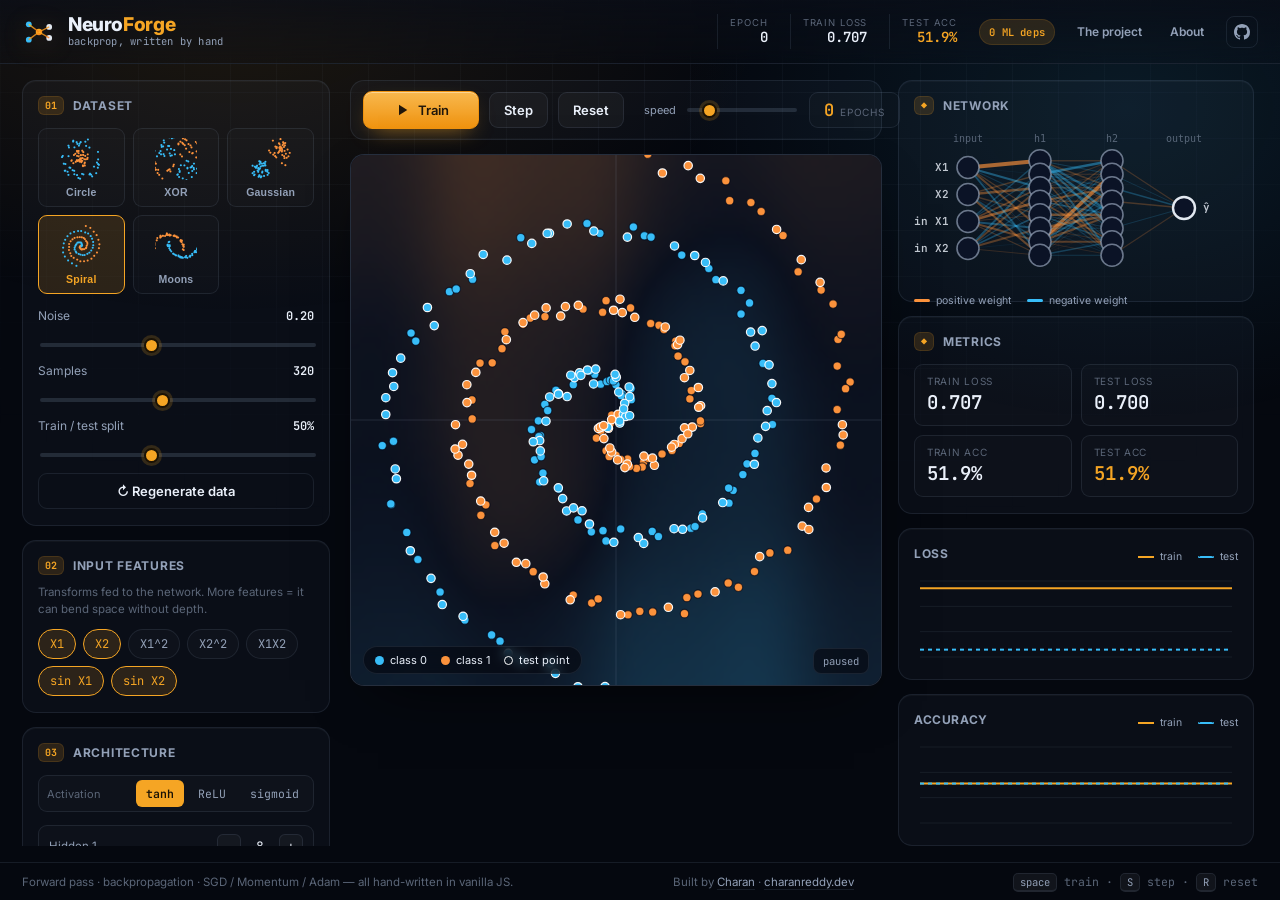
<file: index.html>
<!DOCTYPE html>
<html lang="en">
<head>
  <meta charset="UTF-8" />
  <meta name="viewport" content="width=device-width, initial-scale=1.0" />
  <title>NeuroForge · watch a neural network learn</title>
  <meta name="description" content="An interactive neural-network playground with a backpropagation engine written from scratch in vanilla JavaScript — no TensorFlow, no autograd, no dependencies." />
  <meta name="author" content="Chanda Charan Reddy" />
  <meta name="keywords" content="neural network, backpropagation, machine learning, visualization, vanilla javascript, deep learning, playground" />
  <meta name="theme-color" content="#05080f" />
  <link rel="canonical" href="https://neuroforge-charan.vercel.app/" />

  <!-- Open Graph -->
  <meta property="og:type" content="website" />
  <meta property="og:site_name" content="NeuroForge" />
  <meta property="og:title" content="NeuroForge · watch a neural network learn" />
  <meta property="og:description" content="Build a net, drop it on a dataset, hit Train, and watch backprop bend the decision boundary in real time. The whole learning engine is hand-written in vanilla JS." />
  <meta property="og:url" content="https://neuroforge-charan.vercel.app/" />
  <meta property="og:image" content="https://neuroforge-charan.vercel.app/og.png" />
  <meta property="og:image:width" content="1200" />
  <meta property="og:image:height" content="630" />
  <meta property="og:image:alt" content="NeuroForge — an interactive, from-scratch neural network playground" />

  <!-- Twitter -->
  <meta name="twitter:card" content="summary_large_image" />
  <meta name="twitter:title" content="NeuroForge · watch a neural network learn" />
  <meta name="twitter:description" content="Build a net, drop it on a dataset, hit Train, and watch backprop bend the decision boundary in real time. Hand-written in vanilla JS." />
  <meta name="twitter:image" content="https://neuroforge-charan.vercel.app/og.png" />

  <link rel="icon" href="favicon.svg" type="image/svg+xml" />
  <link rel="apple-touch-icon" href="favicon.svg" />
  <link rel="preconnect" href="https://fonts.googleapis.com" />
  <link rel="preconnect" href="https://fonts.gstatic.com" crossorigin />
  <link href="https://fonts.googleapis.com/css2?family=Inter:wght@400;500;600;700;800&family=JetBrains+Mono:wght@400;500;600&display=swap" rel="stylesheet" />
  <link rel="stylesheet" href="styles.css" />
</head>
<body>
  <div class="bg-grid" aria-hidden="true"></div>
  <div class="bg-glow" aria-hidden="true"></div>

  <header class="app-header">
    <div class="brand">
      <svg class="brand-mark" viewBox="0 0 40 40" width="34" height="34" aria-hidden="true">
        <defs>
          <linearGradient id="g1" x1="0" y1="0" x2="1" y2="1">
            <stop offset="0" stop-color="#fbbf24"/><stop offset="1" stop-color="#f97316"/>
          </linearGradient>
        </defs>
        <circle cx="8" cy="11" r="3.4" fill="#38bdf8"/>
        <circle cx="8" cy="29" r="3.4" fill="#38bdf8"/>
        <circle cx="20" cy="20" r="3.8" fill="url(#g1)"/>
        <circle cx="32" cy="14" r="3.4" fill="#e2e8f0"/>
        <circle cx="32" cy="27" r="3.4" fill="#e2e8f0"/>
        <g stroke="url(#g1)" stroke-width="1.6" opacity="0.85">
          <line x1="8" y1="11" x2="20" y2="20"/><line x1="8" y1="29" x2="20" y2="20"/>
          <line x1="20" y1="20" x2="32" y2="14"/><line x1="20" y1="20" x2="32" y2="27"/>
        </g>
      </svg>
      <div class="brand-text">
        <span class="brand-name">Neuro<span>Forge</span></span>
        <span class="brand-tag">backprop, written by hand</span>
      </div>
    </div>

    <div class="header-status">
      <div class="stat"><span class="stat-k">epoch</span><span class="stat-v" id="hEpoch">0</span></div>
      <div class="stat"><span class="stat-k">train loss</span><span class="stat-v" id="hLoss">—</span></div>
      <div class="stat"><span class="stat-k">test acc</span><span class="stat-v accent" id="hAcc">—</span></div>
      <span class="badge" title="No TensorFlow, no autograd — the forward pass, gradients and optimizers are all hand-written.">0 ML deps</span>
      <nav class="hnav" aria-label="Site">
        <a class="navlink" href="about-project.html">The&nbsp;project</a>
        <a class="navlink" href="about.html">About</a>
      </nav>
      <a class="ghbtn" id="ghLink" href="https://github.com/charanreddy-27/neuroforge" target="_blank" rel="noopener" title="Source on GitHub" aria-label="Source on GitHub">
        <svg viewBox="0 0 16 16" width="16" height="16" fill="currentColor" aria-hidden="true"><path d="M8 0C3.58 0 0 3.58 0 8c0 3.54 2.29 6.53 5.47 7.59.4.07.55-.17.55-.38 0-.19-.01-.82-.01-1.49-2.01.37-2.53-.49-2.69-.94-.09-.23-.48-.94-.82-1.13-.28-.15-.68-.52-.01-.53.63-.01 1.08.58 1.23.82.72 1.21 1.87.87 2.33.66.07-.52.28-.87.51-1.07-1.78-.2-3.64-.89-3.64-3.95 0-.87.31-1.59.82-2.15-.08-.2-.36-1.02.08-2.12 0 0 .67-.21 2.2.82.64-.18 1.32-.27 2-.27.68 0 1.36.09 2 .27 1.53-1.04 2.2-.82 2.2-.82.44 1.1.16 1.92.08 2.12.51.56.82 1.27.82 2.15 0 3.07-1.87 3.75-3.65 3.95.29.25.54.73.54 1.48 0 1.07-.01 1.93-.01 2.2 0 .21.15.46.55.38A8.01 8.01 0 0016 8c0-4.42-3.58-8-8-8z"/></svg>
      </a>
    </div>
  </header>

  <main class="layout">
    <!-- LEFT: controls -->
    <aside class="rail" id="rail">
      <section class="panel">
        <h2 class="panel-title"><span class="idx">01</span> Dataset</h2>
        <div class="dataset-grid" id="datasetGrid"></div>
        <label class="ctl">
          <span class="ctl-row"><span>Noise</span><b id="noiseVal" class="mono">0.20</b></span>
          <input type="range" id="noise" min="0" max="0.5" step="0.01" value="0.2" />
        </label>
        <label class="ctl">
          <span class="ctl-row"><span>Samples</span><b id="samplesVal" class="mono">320</b></span>
          <input type="range" id="samples" min="100" max="600" step="20" value="320" />
        </label>
        <label class="ctl">
          <span class="ctl-row"><span>Train / test split</span><b id="splitVal" class="mono">50%</b></span>
          <input type="range" id="split" min="0.3" max="0.8" step="0.05" value="0.5" />
        </label>
        <button class="btn ghost full" id="regen">↻ Regenerate data</button>
      </section>

      <section class="panel">
        <h2 class="panel-title"><span class="idx">02</span> Input features</h2>
        <p class="hint">Transforms fed to the network. More features = it can bend space without depth.</p>
        <div class="chips" id="featureChips"></div>
      </section>

      <section class="panel">
        <h2 class="panel-title"><span class="idx">03</span> Architecture</h2>
        <div class="seg" id="activation" data-value="tanh">
          <span class="seg-label">Activation</span>
          <button data-v="tanh">tanh</button>
          <button data-v="relu">ReLU</button>
          <button data-v="sigmoid">sigmoid</button>
        </div>
        <div class="layers" id="layers"></div>
        <div class="layer-actions">
          <button class="btn ghost" id="addLayer">+ layer</button>
          <button class="btn ghost" id="rmLayer">− layer</button>
          <span class="paramcount mono" id="paramCount">0 params</span>
        </div>
      </section>

      <section class="panel">
        <h2 class="panel-title"><span class="idx">04</span> Optimization</h2>
        <div class="seg" id="optimizer" data-value="adam">
          <span class="seg-label">Optimizer</span>
          <button data-v="sgd">SGD</button>
          <button data-v="momentum">Momentum</button>
          <button data-v="adam">Adam</button>
        </div>
        <div class="field">
          <label for="lr">Learning rate</label>
          <select id="lr" class="mono">
            <option>0.001</option><option>0.003</option><option>0.01</option>
            <option selected>0.03</option><option>0.1</option><option>0.3</option>
          </select>
        </div>
        <div class="field">
          <label for="batch">Batch size</label>
          <select id="batch" class="mono">
            <option>8</option><option selected>16</option><option>32</option><option value="0">full</option>
          </select>
        </div>
        <div class="field">
          <label for="l2">L2 regularization</label>
          <select id="l2" class="mono">
            <option value="0" selected>0</option><option value="0.001">0.001</option>
            <option value="0.003">0.003</option><option value="0.01">0.01</option><option value="0.03">0.03</option>
          </select>
        </div>
      </section>

      <section class="panel">
        <h2 class="panel-title"><span class="idx">05</span> Presets</h2>
        <div class="presets" id="presets"></div>
        <div class="layer-actions" style="margin-top:10px">
          <button class="btn ghost" id="exportBtn">⤓ Export model</button>
          <button class="btn ghost" id="resetWeights">Reset weights</button>
        </div>
      </section>
    </aside>

    <!-- CENTER: the stage -->
    <section class="stage">
      <div class="stage-toolbar">
        <button class="btn primary play" id="play">
          <svg class="ic-play" viewBox="0 0 24 24" width="18" height="18" fill="currentColor"><path d="M8 5v14l11-7z"/></svg>
          <svg class="ic-pause" viewBox="0 0 24 24" width="18" height="18" fill="currentColor"><path d="M6 5h4v14H6zM14 5h4v14h-4z"/></svg>
          <span id="playLabel">Train</span>
        </button>
        <button class="btn" id="step" title="Run a single epoch (S)">Step</button>
        <button class="btn" id="reset" title="Reset weights & data (R)">Reset</button>
        <div class="spacer"></div>
        <label class="speed">
          <span>speed</span>
          <input type="range" id="speed" min="1" max="20" step="1" value="4" />
        </label>
        <div class="epochpill"><span class="mono" id="epochBig">0</span><small>epochs</small></div>
      </div>

      <div class="board">
        <canvas id="boundary" role="img" aria-label="Decision boundary heatmap. A diverging cyan-to-amber field shows the network's prediction across the input plane, with training and test data points scattered on top."></canvas>
        <div class="legend">
          <span><i class="dot c0"></i>class 0</span>
          <span><i class="dot c1"></i>class 1</span>
          <span><i class="ring"></i>test point</span>
        </div>
        <div class="eps mono" id="eps"></div>
      </div>
    </section>

    <!-- RIGHT: inspector -->
    <aside class="inspector">
      <section class="panel grow">
        <h2 class="panel-title"><span class="idx">◆</span> Network</h2>
        <div class="netwrap"><canvas id="network" role="img" aria-label="Live network diagram. Each connection is coloured by the sign of its weight and thickened by magnitude, so the network is seen reorganising itself as it trains."></canvas></div>
        <div class="legend small">
          <span><i class="dash warm"></i>positive weight</span>
          <span><i class="dash cool"></i>negative weight</span>
        </div>
      </section>

      <section class="panel">
        <h2 class="panel-title"><span class="idx">◆</span> Metrics</h2>
        <div class="metrics">
          <div class="metric"><span class="m-k">train loss</span><span class="m-v mono" id="mTrainLoss">—</span></div>
          <div class="metric"><span class="m-k">test loss</span><span class="m-v mono" id="mTestLoss">—</span></div>
          <div class="metric"><span class="m-k">train acc</span><span class="m-v mono" id="mTrainAcc">—</span></div>
          <div class="metric"><span class="m-k">test acc</span><span class="m-v mono accent" id="mTestAcc">—</span></div>
        </div>
      </section>

      <section class="panel">
        <div class="chart-head"><h3>Loss</h3><div class="legend small"><span><i class="line solid"></i>train</span><span><i class="line dash"></i>test</span></div></div>
        <div class="chartwrap"><canvas id="lossChart" role="img" aria-label="Live loss chart: training loss (solid) versus test loss (dashed) over epochs."></canvas></div>
      </section>

      <section class="panel">
        <div class="chart-head"><h3>Accuracy</h3><div class="legend small"><span><i class="line solid"></i>train</span><span><i class="line dash"></i>test</span></div></div>
        <div class="chartwrap"><canvas id="accChart" role="img" aria-label="Live accuracy chart: training accuracy (solid) versus test accuracy (dashed) over epochs."></canvas></div>
      </section>
    </aside>
  </main>

  <footer class="app-footer">
    <span>Forward pass · backpropagation · SGD / Momentum / Adam — all hand-written in vanilla JS.</span>
    <span class="footer-by">Built by <a href="about.html">Charan</a> · <a href="https://www.charanreddy.dev" target="_blank" rel="noopener">charanreddy.dev</a></span>
    <span class="kbd-hints"><kbd>space</kbd> train · <kbd>S</kbd> step · <kbd>R</kbd> reset</span>
  </footer>

  <!-- engine + viz (classic scripts so it runs from file:// without a build step) -->
  <script src="src/nn.js"></script>
  <script src="src/datasets.js"></script>
  <script src="src/boundary.js"></script>
  <script src="src/network-viz.js"></script>
  <script src="src/charts.js"></script>
  <script src="src/app.js"></script>
</body>
</html>
</file>
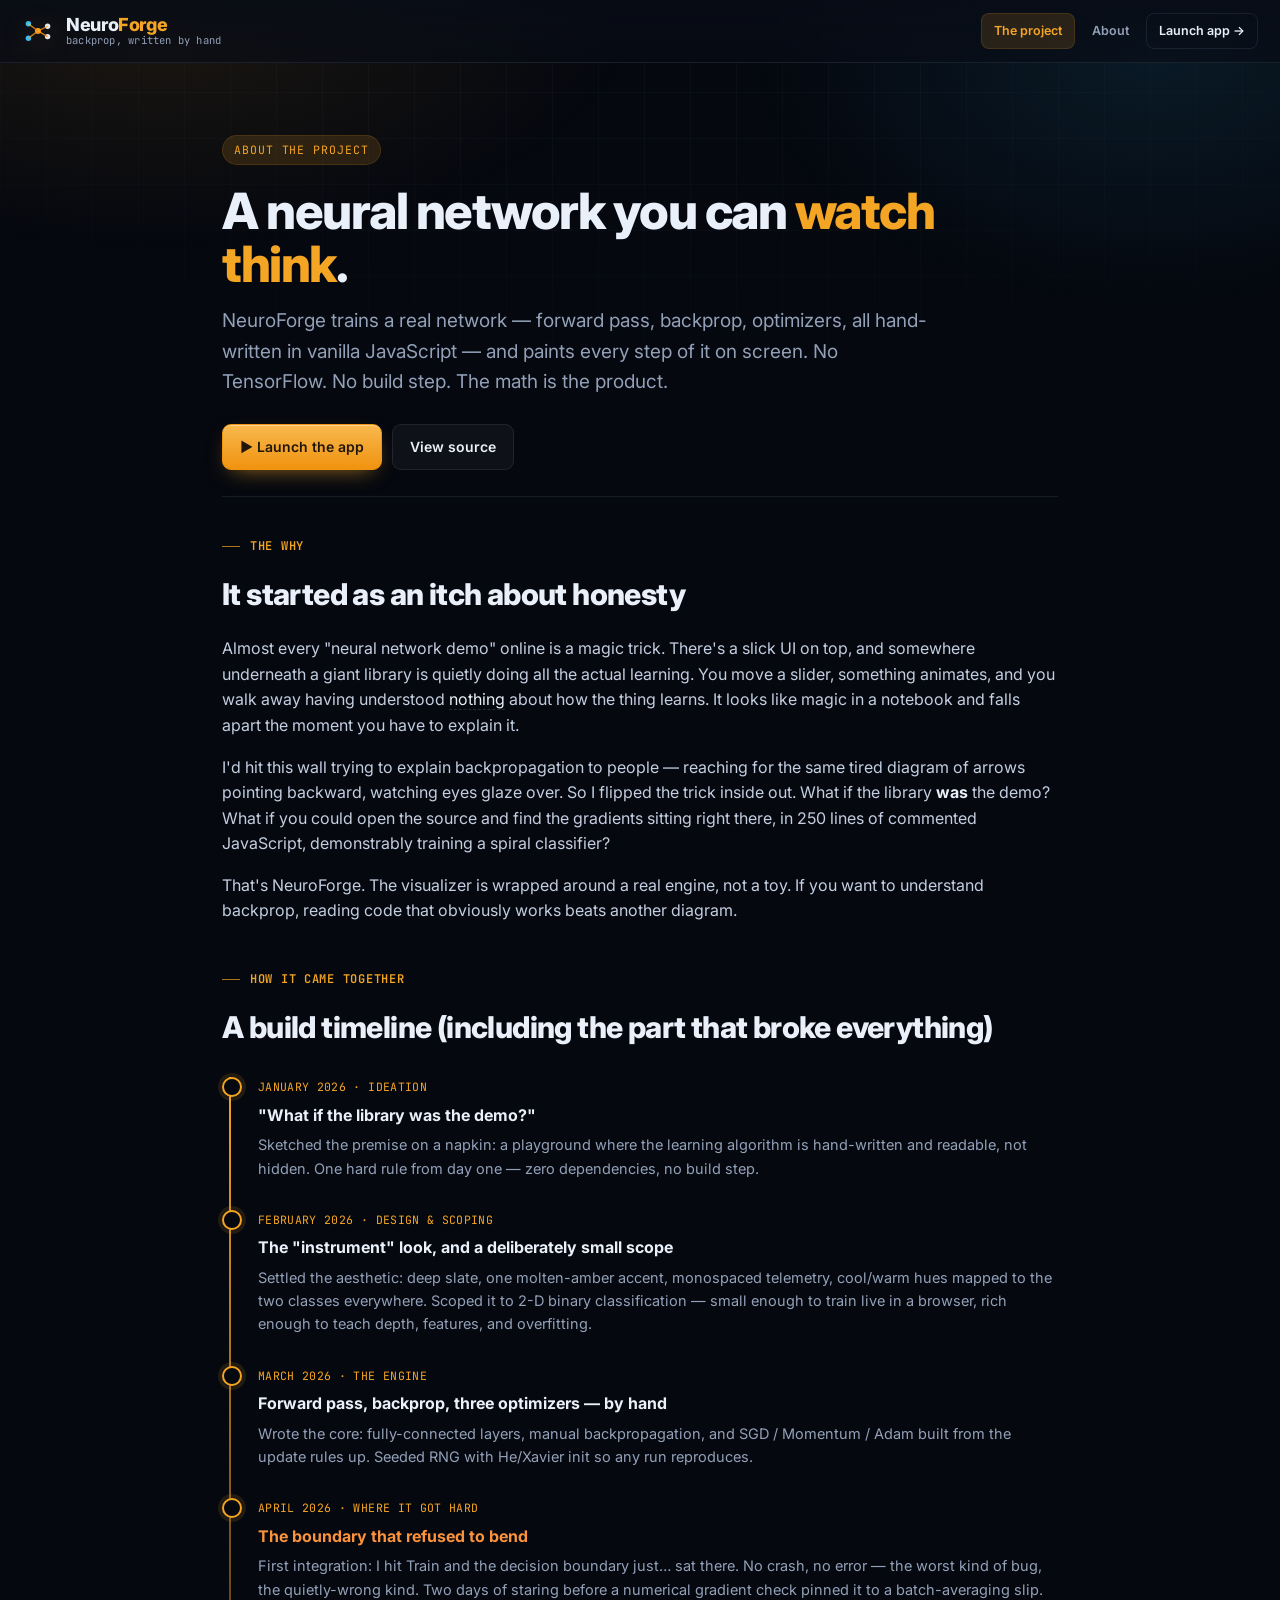
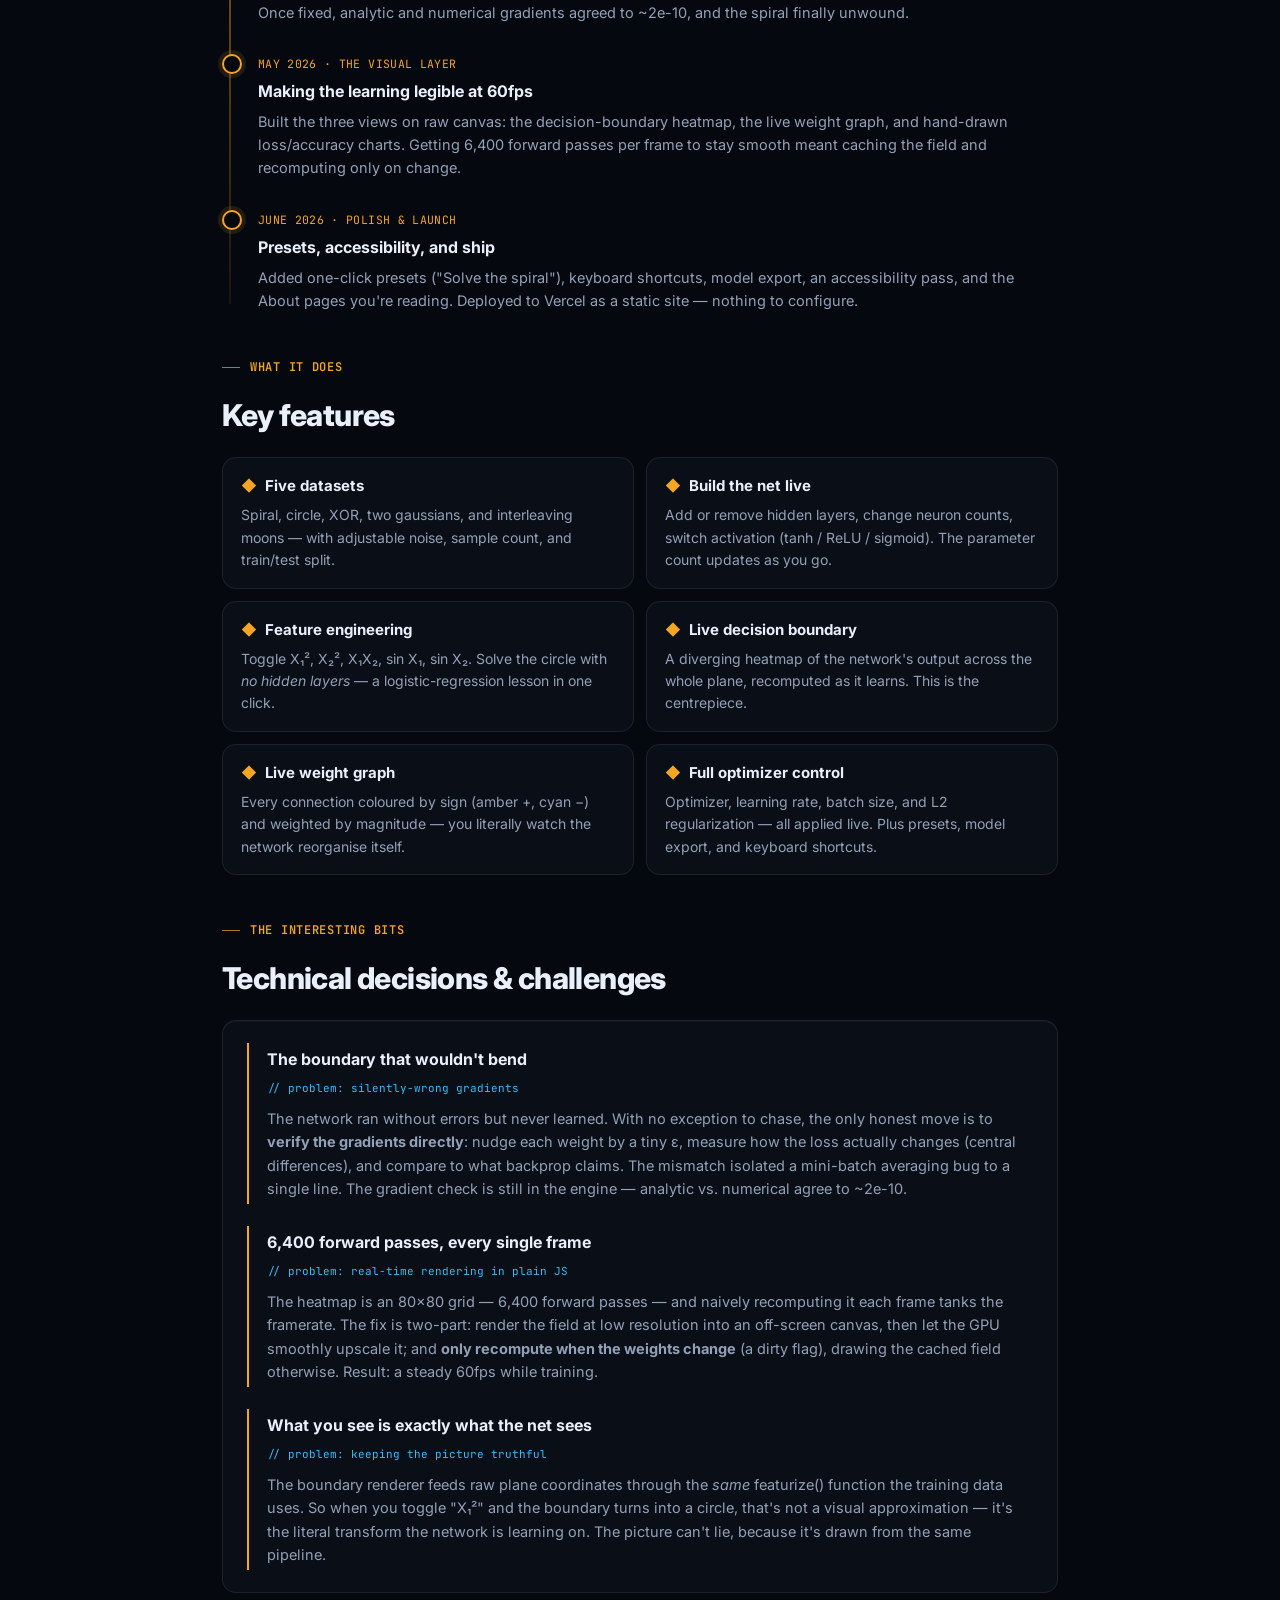
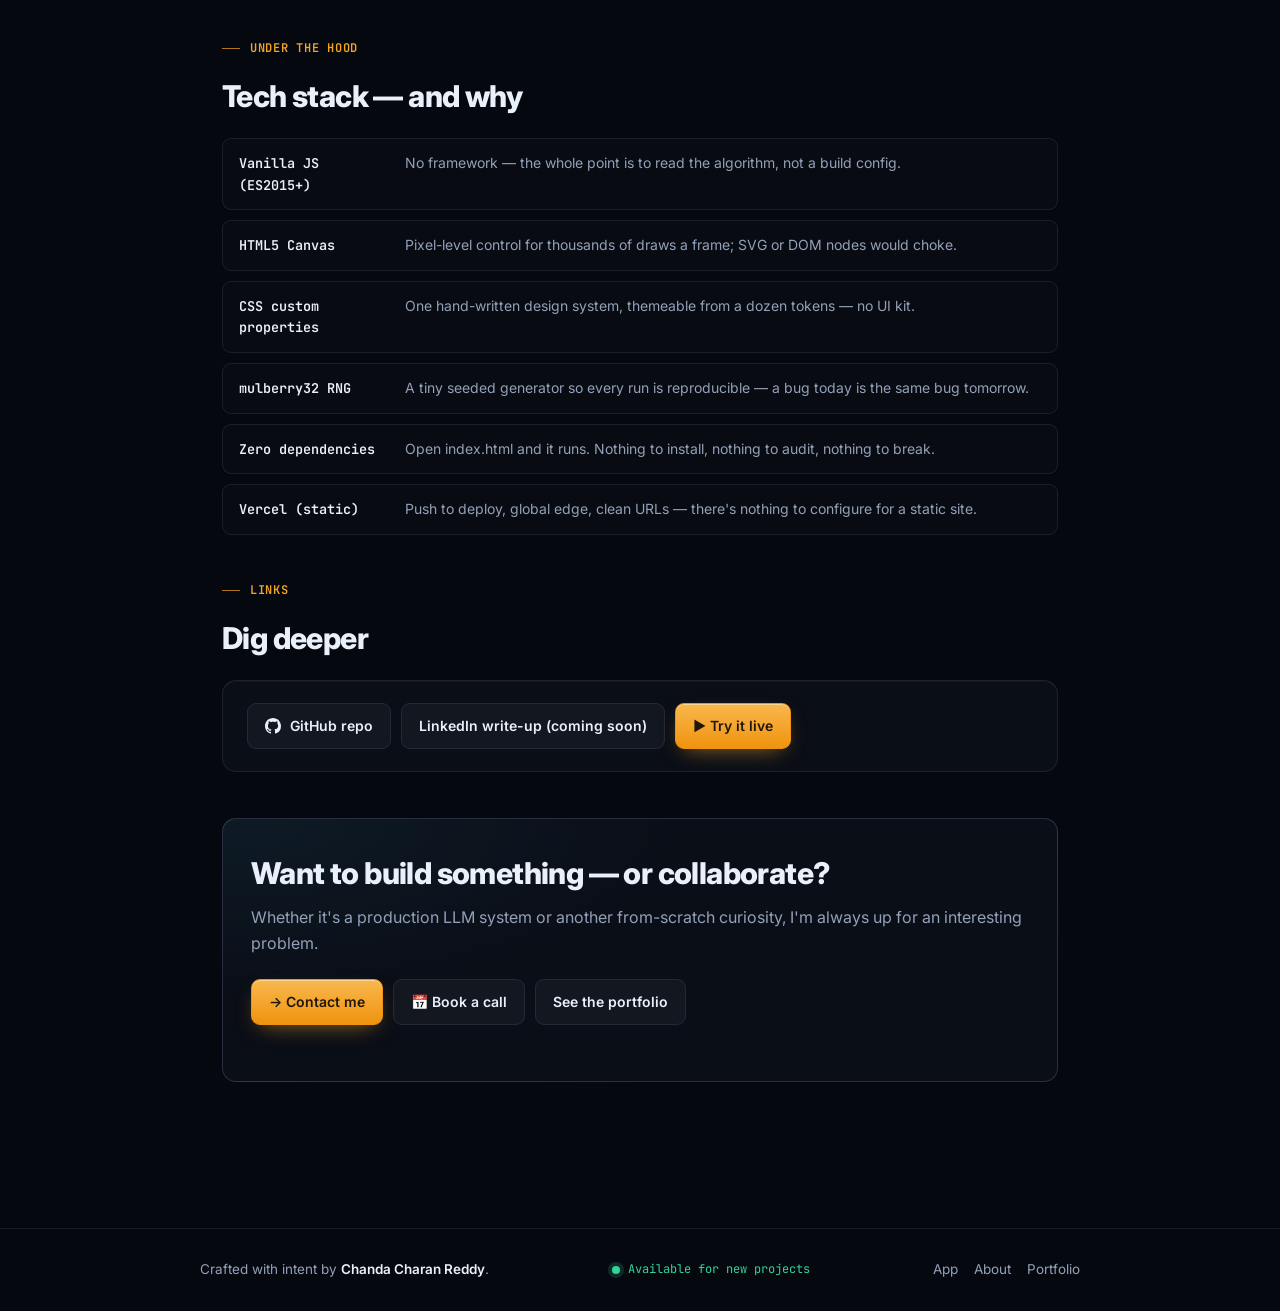
<file: about-project.html>
<!DOCTYPE html>
<html lang="en">
<head>
  <meta charset="UTF-8" />
  <meta name="viewport" content="width=device-width, initial-scale=1.0" />
  <title>The Project · NeuroForge — backprop, written by hand</title>
  <meta name="description" content="Why NeuroForge exists, how it was built, the parts that broke, and the technical decisions behind a from-scratch neural-network playground in vanilla JavaScript." />
  <meta name="author" content="Chanda Charan Reddy" />
  <meta name="theme-color" content="#05080f" />
  <link rel="canonical" href="https://neuroforge-charan.vercel.app/about-project" />

  <meta property="og:type" content="article" />
  <meta property="og:site_name" content="NeuroForge" />
  <meta property="og:title" content="The Project · NeuroForge" />
  <meta property="og:description" content="The why, the build timeline, the part that broke everything, and the technical decisions behind a from-scratch neural-network playground." />
  <meta property="og:url" content="https://neuroforge-charan.vercel.app/about-project" />
  <meta property="og:image" content="https://neuroforge-charan.vercel.app/og.png" />
  <meta property="og:image:width" content="1200" />
  <meta property="og:image:height" content="630" />
  <meta name="twitter:card" content="summary_large_image" />
  <meta name="twitter:title" content="The Project · NeuroForge" />
  <meta name="twitter:description" content="How a from-scratch neural-network playground got built — including the part that broke everything." />
  <meta name="twitter:image" content="https://neuroforge-charan.vercel.app/og.png" />

  <link rel="icon" href="favicon.svg" type="image/svg+xml" />
  <link rel="apple-touch-icon" href="favicon.svg" />
  <link rel="preconnect" href="https://fonts.googleapis.com" />
  <link rel="preconnect" href="https://fonts.gstatic.com" crossorigin />
  <link href="https://fonts.googleapis.com/css2?family=Inter:wght@400;500;600;700;800&family=JetBrains+Mono:wght@400;500;600&display=swap" rel="stylesheet" />
  <link rel="stylesheet" href="pages.css" />
</head>
<body>
  <div class="bg-grid" aria-hidden="true"></div>
  <div class="bg-glow" aria-hidden="true"></div>

  <header class="site-header">
    <a class="brand" href="index.html" aria-label="NeuroForge — back to the app">
      <svg class="brand-mark" viewBox="0 0 40 40" width="32" height="32" aria-hidden="true">
        <defs><linearGradient id="g1" x1="0" y1="0" x2="1" y2="1"><stop offset="0" stop-color="#fbbf24"/><stop offset="1" stop-color="#f97316"/></linearGradient></defs>
        <circle cx="8" cy="11" r="3.4" fill="#38bdf8"/><circle cx="8" cy="29" r="3.4" fill="#38bdf8"/>
        <circle cx="20" cy="20" r="3.8" fill="url(#g1)"/>
        <circle cx="32" cy="14" r="3.4" fill="#e2e8f0"/><circle cx="32" cy="27" r="3.4" fill="#e2e8f0"/>
        <g stroke="url(#g1)" stroke-width="1.6" opacity="0.85">
          <line x1="8" y1="11" x2="20" y2="20"/><line x1="8" y1="29" x2="20" y2="20"/>
          <line x1="20" y1="20" x2="32" y2="14"/><line x1="20" y1="20" x2="32" y2="27"/>
        </g>
      </svg>
      <span class="brand-text">
        <span class="brand-name">Neuro<span>Forge</span></span>
        <span class="brand-tag">backprop, written by hand</span>
      </span>
    </a>
    <nav class="hnav" aria-label="Site">
      <a class="navlink active" href="about-project.html" aria-current="page">The&nbsp;project</a>
      <a class="navlink" href="about.html">About</a>
      <a class="navlink launch" href="index.html">Launch&nbsp;app →</a>
    </nav>
  </header>

  <main class="wrap">
    <div class="page-hero">
      <span class="eyebrow">About the project</span>
      <h1>A neural network you can <span class="hl">watch think</span>.</h1>
      <p class="lede">NeuroForge trains a real network — forward pass, backprop, optimizers, all hand-written in vanilla JavaScript — and paints every step of it on screen. No TensorFlow. No build step. The math is the product.</p>
      <div class="btn-row" style="margin-top:26px">
        <a class="btn primary" href="index.html">▶ Launch the app</a>
        <a class="btn" href="https://github.com/charanreddy-27/neuroforge" target="_blank" rel="noopener">View source</a>
      </div>
    </div>

    <section class="block">
      <p class="kicker">The why</p>
      <h2 class="title">It started as an itch about honesty</h2>
      <div class="prose">
        <p>Almost every "neural network demo" online is a magic trick. There's a slick UI on top, and somewhere underneath a giant library is quietly doing all the actual learning. You move a slider, something animates, and you walk away having understood <em>nothing</em> about how the thing learns. It looks like magic in a notebook and falls apart the moment you have to explain it.</p>
        <p>I'd hit this wall trying to explain backpropagation to people — reaching for the same tired diagram of arrows pointing backward, watching eyes glaze over. So I flipped the trick inside out. What if the library <strong>was</strong> the demo? What if you could open the source and find the gradients sitting right there, in 250 lines of commented JavaScript, demonstrably training a spiral classifier?</p>
        <p>That's NeuroForge. The visualizer is wrapped around a real engine, not a toy. If you want to understand backprop, reading code that obviously works beats another diagram.</p>
      </div>
    </section>

    <section class="block">
      <p class="kicker">How it came together</p>
      <h2 class="title">A build timeline (including the part that broke everything)</h2>
      <ol class="timeline">
        <li>
          <span class="when">January 2026 · Ideation</span>
          <h3>"What if the library was the demo?"</h3>
          <p>Sketched the premise on a napkin: a playground where the learning algorithm is hand-written and readable, not hidden. One hard rule from day one — zero dependencies, no build step.</p>
        </li>
        <li>
          <span class="when">February 2026 · Design &amp; scoping</span>
          <h3>The "instrument" look, and a deliberately small scope</h3>
          <p>Settled the aesthetic: deep slate, one molten-amber accent, monospaced telemetry, cool/warm hues mapped to the two classes everywhere. Scoped it to 2-D binary classification — small enough to train live in a browser, rich enough to teach depth, features, and overfitting.</p>
        </li>
        <li>
          <span class="when">March 2026 · The engine</span>
          <h3>Forward pass, backprop, three optimizers — by hand</h3>
          <p>Wrote the core: fully-connected layers, manual backpropagation, and SGD / Momentum / Adam built from the update rules up. Seeded RNG with He/Xavier init so any run reproduces.</p>
        </li>
        <li>
          <span class="when">April 2026 · Where it got hard</span>
          <h3 style="color:var(--warm)">The boundary that refused to bend</h3>
          <p>First integration: I hit Train and the decision boundary just… sat there. No crash, no error — the worst kind of bug, the quietly-wrong kind. Two days of staring before a numerical gradient check pinned it to a batch-averaging slip. Once fixed, analytic and numerical gradients agreed to ~2e-10, and the spiral finally unwound.</p>
        </li>
        <li>
          <span class="when">May 2026 · The visual layer</span>
          <h3>Making the learning legible at 60fps</h3>
          <p>Built the three views on raw canvas: the decision-boundary heatmap, the live weight graph, and hand-drawn loss/accuracy charts. Getting 6,400 forward passes per frame to stay smooth meant caching the field and recomputing only on change.</p>
        </li>
        <li>
          <span class="when">June 2026 · Polish &amp; launch</span>
          <h3>Presets, accessibility, and ship</h3>
          <p>Added one-click presets ("Solve the spiral"), keyboard shortcuts, model export, an accessibility pass, and the About pages you're reading. Deployed to Vercel as a static site — nothing to configure.</p>
        </li>
      </ol>
    </section>

    <section class="block">
      <p class="kicker">What it does</p>
      <h2 class="title">Key features</h2>
      <div class="grid2">
        <div class="feat"><h3><span class="ic">◆</span> Five datasets</h3><p>Spiral, circle, XOR, two gaussians, and interleaving moons — with adjustable noise, sample count, and train/test split.</p></div>
        <div class="feat"><h3><span class="ic">◆</span> Build the net live</h3><p>Add or remove hidden layers, change neuron counts, switch activation (tanh / ReLU / sigmoid). The parameter count updates as you go.</p></div>
        <div class="feat"><h3><span class="ic">◆</span> Feature engineering</h3><p>Toggle X₁², X₂², X₁X₂, sin X₁, sin X₂. Solve the circle with <em>no hidden layers</em> — a logistic-regression lesson in one click.</p></div>
        <div class="feat"><h3><span class="ic">◆</span> Live decision boundary</h3><p>A diverging heatmap of the network's output across the whole plane, recomputed as it learns. This is the centrepiece.</p></div>
        <div class="feat"><h3><span class="ic">◆</span> Live weight graph</h3><p>Every connection coloured by sign (amber +, cyan −) and weighted by magnitude — you literally watch the network reorganise itself.</p></div>
        <div class="feat"><h3><span class="ic">◆</span> Full optimizer control</h3><p>Optimizer, learning rate, batch size, and L2 regularization — all applied live. Plus presets, model export, and keyboard shortcuts.</p></div>
      </div>
    </section>

    <section class="block">
      <p class="kicker">The interesting bits</p>
      <h2 class="title">Technical decisions &amp; challenges</h2>
      <div class="card">
        <div class="challenge">
          <h3>The boundary that wouldn't bend</h3>
          <p class="tag">// problem: silently-wrong gradients</p>
          <p>The network ran without errors but never learned. With no exception to chase, the only honest move is to <strong>verify the gradients directly</strong>: nudge each weight by a tiny ε, measure how the loss actually changes (central differences), and compare to what backprop claims. The mismatch isolated a mini-batch averaging bug to a single line. The gradient check is still in the engine — analytic vs. numerical agree to ~2e-10.</p>
        </div>
        <div class="challenge">
          <h3>6,400 forward passes, every single frame</h3>
          <p class="tag">// problem: real-time rendering in plain JS</p>
          <p>The heatmap is an 80×80 grid — 6,400 forward passes — and naively recomputing it each frame tanks the framerate. The fix is two-part: render the field at low resolution into an off-screen canvas, then let the GPU smoothly upscale it; and <strong>only recompute when the weights change</strong> (a dirty flag), drawing the cached field otherwise. Result: a steady 60fps while training.</p>
        </div>
        <div class="challenge">
          <h3>What you see is exactly what the net sees</h3>
          <p class="tag">// problem: keeping the picture truthful</p>
          <p>The boundary renderer feeds raw plane coordinates through the <em>same</em> <span class="muted">featurize()</span> function the training data uses. So when you toggle "X₁²" and the boundary turns into a circle, that's not a visual approximation — it's the literal transform the network is learning on. The picture can't lie, because it's drawn from the same pipeline.</p>
        </div>
      </div>
    </section>

    <section class="block">
      <p class="kicker">Under the hood</p>
      <h2 class="title">Tech stack — and why</h2>
      <div class="stack">
        <div class="stack-row"><span class="what">Vanilla JS (ES2015+)</span><span class="why">No framework — the whole point is to read the algorithm, not a build config.</span></div>
        <div class="stack-row"><span class="what">HTML5 Canvas</span><span class="why">Pixel-level control for thousands of draws a frame; SVG or DOM nodes would choke.</span></div>
        <div class="stack-row"><span class="what">CSS custom properties</span><span class="why">One hand-written design system, themeable from a dozen tokens — no UI kit.</span></div>
        <div class="stack-row"><span class="what">mulberry32 RNG</span><span class="why">A tiny seeded generator so every run is reproducible — a bug today is the same bug tomorrow.</span></div>
        <div class="stack-row"><span class="what">Zero dependencies</span><span class="why">Open <span class="muted">index.html</span> and it runs. Nothing to install, nothing to audit, nothing to break.</span></div>
        <div class="stack-row"><span class="what">Vercel (static)</span><span class="why">Push to deploy, global edge, clean URLs — there's nothing to configure for a static site.</span></div>
      </div>
    </section>

    <section class="block">
      <p class="kicker">Links</p>
      <h2 class="title">Dig deeper</h2>
      <div class="card">
        <div class="btn-row">
          <a class="btn" href="https://github.com/charanreddy-27/neuroforge" target="_blank" rel="noopener">
            <svg viewBox="0 0 16 16" fill="currentColor" aria-hidden="true"><path d="M8 0C3.58 0 0 3.58 0 8c0 3.54 2.29 6.53 5.47 7.59.4.07.55-.17.55-.38 0-.19-.01-.82-.01-1.49-2.01.37-2.53-.49-2.69-.94-.09-.23-.48-.94-.82-1.13-.28-.15-.68-.52-.01-.53.63-.01 1.08.58 1.23.82.72 1.21 1.87.87 2.33.66.07-.52.28-.87.51-1.07-1.78-.2-3.64-.89-3.64-3.95 0-.87.31-1.59.82-2.15-.08-.2-.36-1.02.08-2.12 0 0 .67-.21 2.2.82.64-.18 1.32-.27 2-.27.68 0 1.36.09 2 .27 1.53-1.04 2.2-.82 2.2-.82.44 1.1.16 1.92.08 2.12.51.56.82 1.27.82 2.15 0 3.07-1.87 3.75-3.65 3.95.29.25.54.73.54 1.48 0 1.07-.01 1.93-.01 2.2 0 .21.15.46.55.38A8.01 8.01 0 0016 8c0-4.42-3.58-8-8-8z"/></svg>
            GitHub repo
          </a>
          <a class="btn" href="https://www.linkedin.com/in/chandacharanreddy/" target="_blank" rel="noopener">LinkedIn write-up (coming soon)</a>
          <a class="btn primary" href="index.html">▶ Try it live</a>
        </div>
      </div>
    </section>

    <section class="block">
      <div class="contact-card">
        <h2>Want to build something — or collaborate?</h2>
        <p class="sub">Whether it's a production LLM system or another from-scratch curiosity, I'm always up for an interesting problem.</p>
        <div class="contact-actions">
          <a class="btn primary" href="about.html#contact">→ Contact me</a>
          <a class="btn" href="https://cal.com/charanreddy-27/30min" target="_blank" rel="noopener">📅 Book a call</a>
          <a class="btn" href="https://www.charanreddy.dev" target="_blank" rel="noopener">See the portfolio</a>
        </div>
      </div>
    </section>
  </main>

  <footer class="site-footer">
    <div class="inner">
      <span class="crafted">Crafted with intent by <b>Chanda Charan Reddy</b>.</span>
      <span class="avail">Available for new projects</span>
      <span class="foot-links">
        <a href="index.html">App</a>
        <a href="about.html">About</a>
        <a href="https://www.charanreddy.dev" target="_blank" rel="noopener">Portfolio</a>
      </span>
    </div>
  </footer>
</body>
</html>
</file>
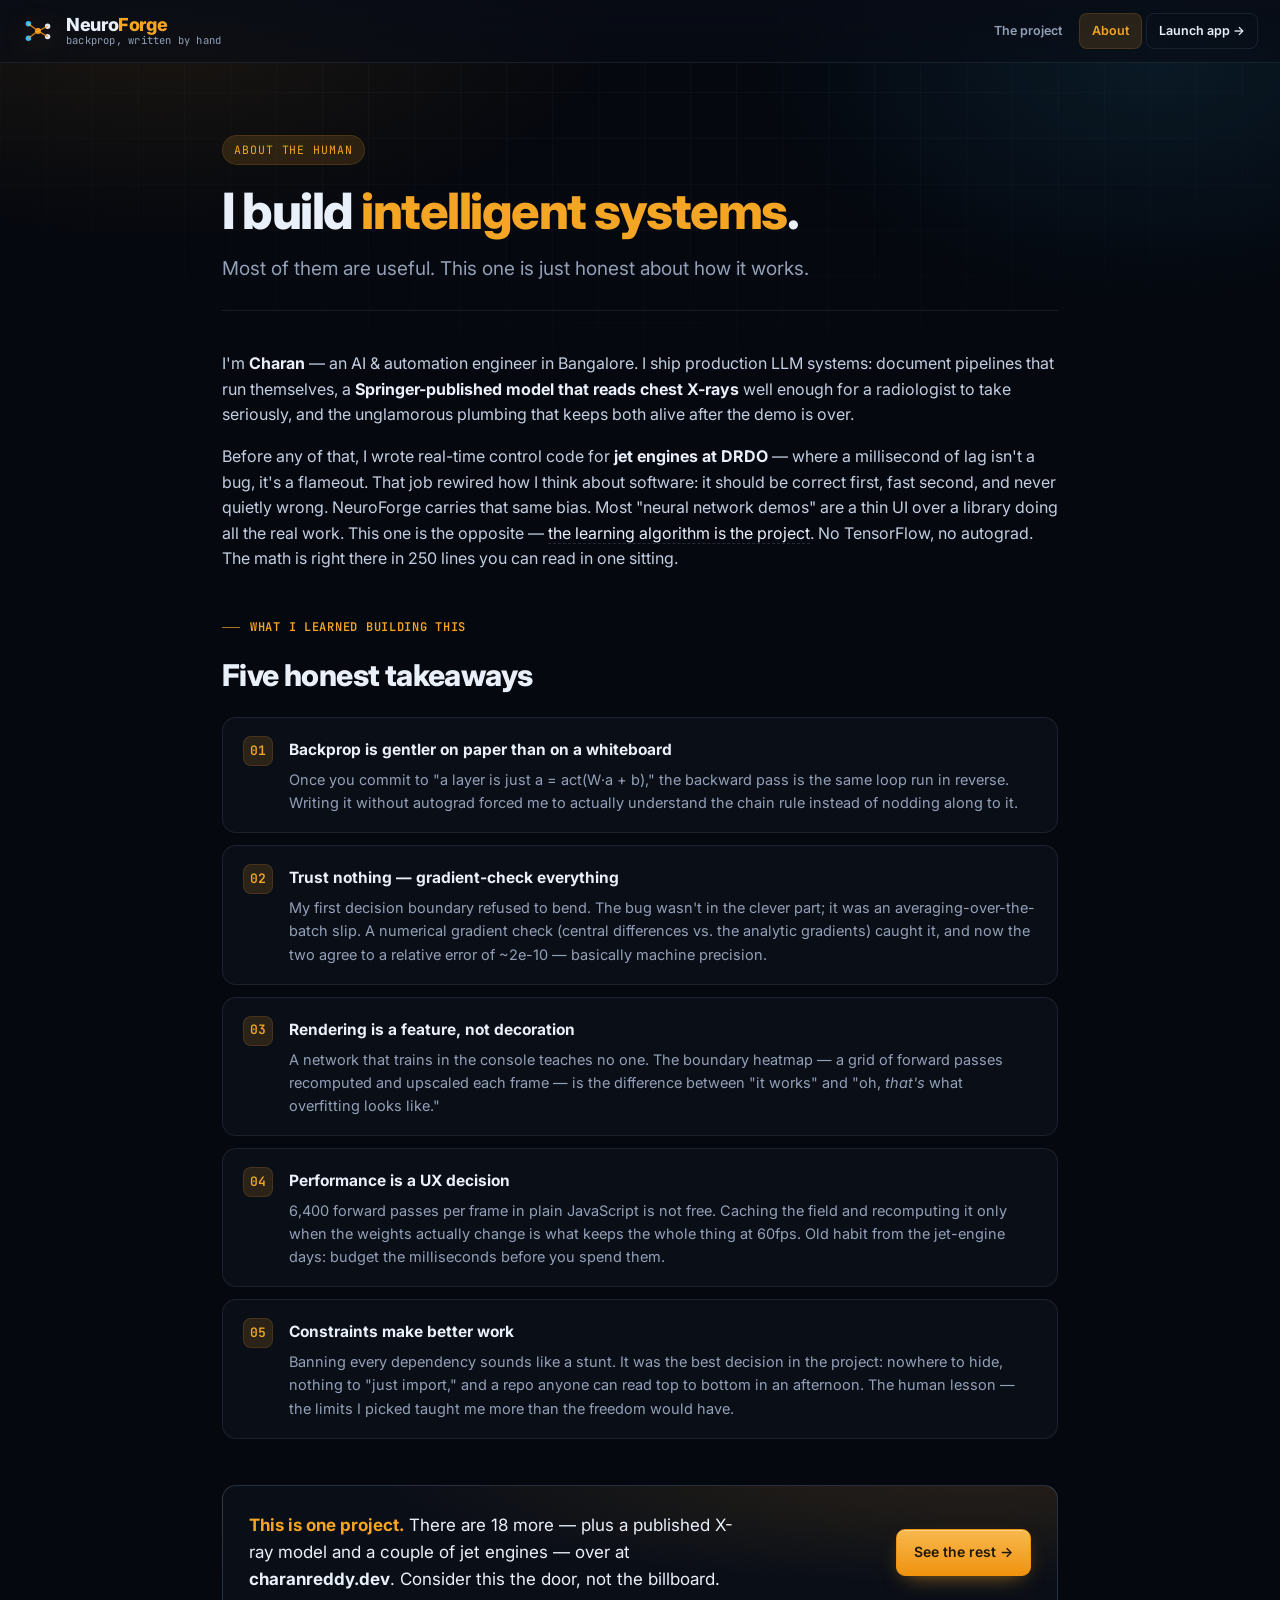
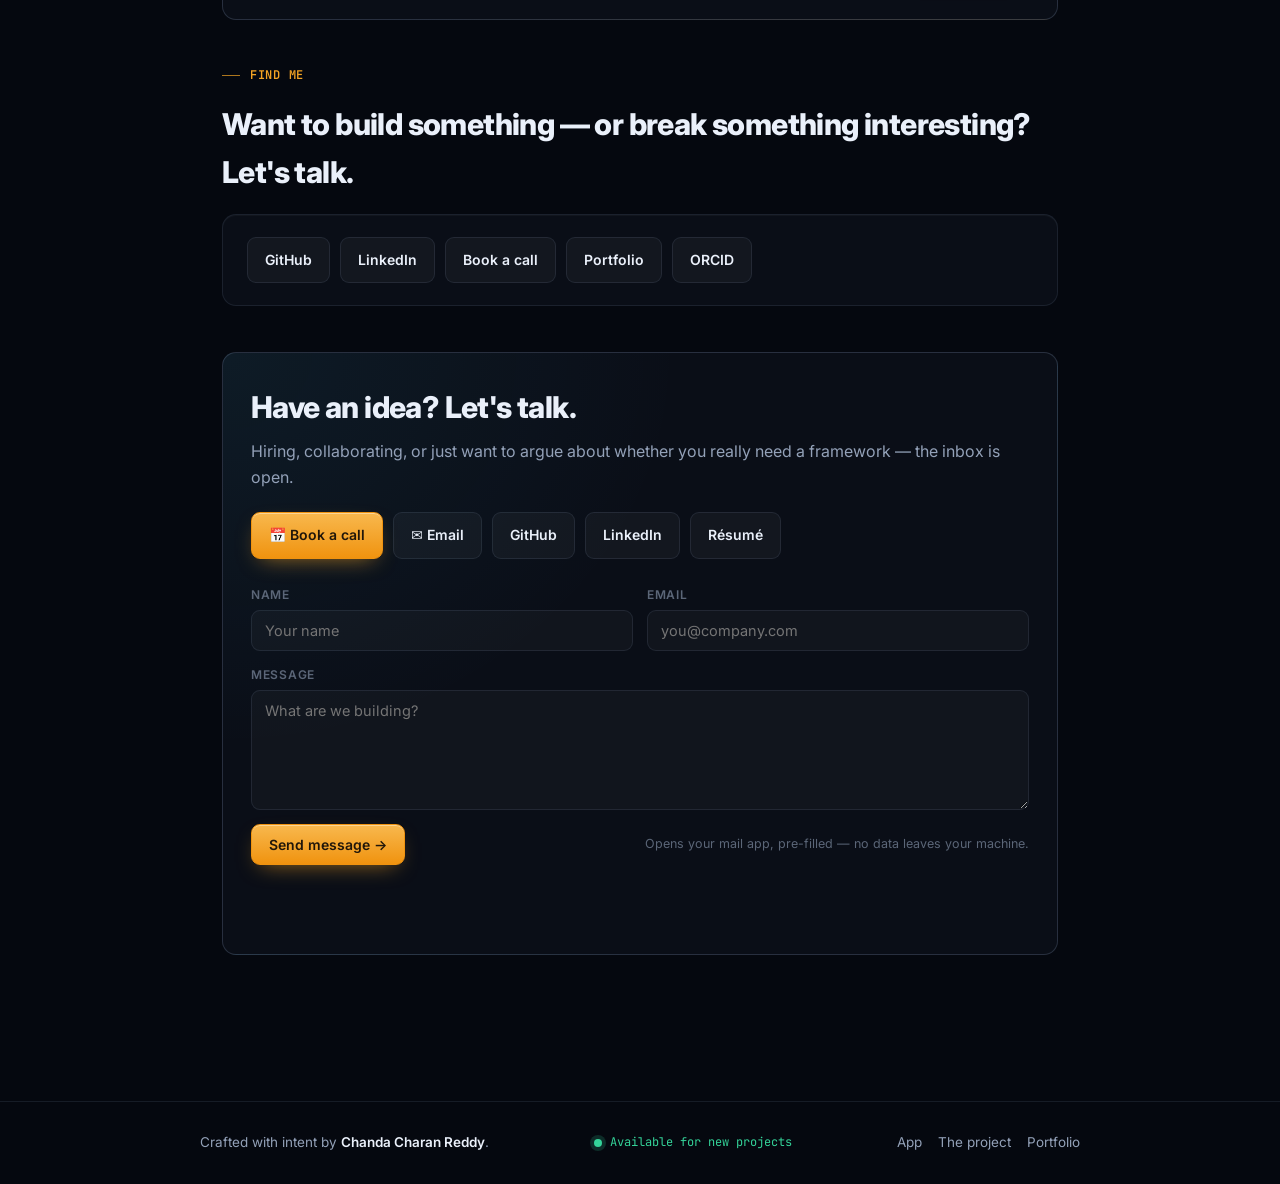
<file: about.html>
<!DOCTYPE html>
<html lang="en">
<head>
  <meta charset="UTF-8" />
  <meta name="viewport" content="width=device-width, initial-scale=1.0" />
  <title>About · Chanda Charan Reddy — NeuroForge</title>
  <meta name="description" content="The human behind NeuroForge. AI & automation engineer Charan Reddy on what he builds, what this project taught him, and how to get in touch." />
  <meta name="author" content="Chanda Charan Reddy" />
  <meta name="theme-color" content="#05080f" />
  <link rel="canonical" href="https://neuroforge-charan.vercel.app/about" />

  <meta property="og:type" content="profile" />
  <meta property="og:site_name" content="NeuroForge" />
  <meta property="og:title" content="About · Chanda Charan Reddy" />
  <meta property="og:description" content="AI & automation engineer. Ships production LLM systems, a Springer-published model that reads chest X-rays — and once wrote control code for jet engines." />
  <meta property="og:url" content="https://neuroforge-charan.vercel.app/about" />
  <meta property="og:image" content="https://neuroforge-charan.vercel.app/og.png" />
  <meta property="og:image:width" content="1200" />
  <meta property="og:image:height" content="630" />
  <meta name="twitter:card" content="summary_large_image" />
  <meta name="twitter:title" content="About · Chanda Charan Reddy" />
  <meta name="twitter:description" content="AI & automation engineer. The human behind NeuroForge." />
  <meta name="twitter:image" content="https://neuroforge-charan.vercel.app/og.png" />

  <link rel="icon" href="favicon.svg" type="image/svg+xml" />
  <link rel="apple-touch-icon" href="favicon.svg" />
  <link rel="preconnect" href="https://fonts.googleapis.com" />
  <link rel="preconnect" href="https://fonts.gstatic.com" crossorigin />
  <link href="https://fonts.googleapis.com/css2?family=Inter:wght@400;500;600;700;800&family=JetBrains+Mono:wght@400;500;600&display=swap" rel="stylesheet" />
  <link rel="stylesheet" href="pages.css" />
</head>
<body>
  <div class="bg-grid" aria-hidden="true"></div>
  <div class="bg-glow" aria-hidden="true"></div>

  <header class="site-header">
    <a class="brand" href="index.html" aria-label="NeuroForge — back to the app">
      <svg class="brand-mark" viewBox="0 0 40 40" width="32" height="32" aria-hidden="true">
        <defs><linearGradient id="g1" x1="0" y1="0" x2="1" y2="1"><stop offset="0" stop-color="#fbbf24"/><stop offset="1" stop-color="#f97316"/></linearGradient></defs>
        <circle cx="8" cy="11" r="3.4" fill="#38bdf8"/><circle cx="8" cy="29" r="3.4" fill="#38bdf8"/>
        <circle cx="20" cy="20" r="3.8" fill="url(#g1)"/>
        <circle cx="32" cy="14" r="3.4" fill="#e2e8f0"/><circle cx="32" cy="27" r="3.4" fill="#e2e8f0"/>
        <g stroke="url(#g1)" stroke-width="1.6" opacity="0.85">
          <line x1="8" y1="11" x2="20" y2="20"/><line x1="8" y1="29" x2="20" y2="20"/>
          <line x1="20" y1="20" x2="32" y2="14"/><line x1="20" y1="20" x2="32" y2="27"/>
        </g>
      </svg>
      <span class="brand-text">
        <span class="brand-name">Neuro<span>Forge</span></span>
        <span class="brand-tag">backprop, written by hand</span>
      </span>
    </a>
    <nav class="hnav" aria-label="Site">
      <a class="navlink" href="about-project.html">The&nbsp;project</a>
      <a class="navlink active" href="about.html" aria-current="page">About</a>
      <a class="navlink launch" href="index.html">Launch&nbsp;app →</a>
    </nav>
  </header>

  <main class="wrap">
    <div class="page-hero">
      <span class="eyebrow">About the human</span>
      <h1>I build <span class="hl">intelligent systems</span>.</h1>
      <p class="lede">Most of them are useful. This one is just honest about how it works.</p>
    </div>

    <section class="block prose">
      <p>I'm <strong>Charan</strong> — an AI &amp; automation engineer in Bangalore. I ship production LLM systems: document pipelines that run themselves, a <strong>Springer-published model that reads chest X-rays</strong> well enough for a radiologist to take seriously, and the unglamorous plumbing that keeps both alive after the demo is over.</p>
      <p>Before any of that, I wrote real-time control code for <strong>jet engines at DRDO</strong> — where a millisecond of lag isn't a bug, it's a flameout. That job rewired how I think about software: it should be correct first, fast second, and never quietly wrong. NeuroForge carries that same bias. Most "neural network demos" are a thin UI over a library doing all the real work. This one is the opposite — <em>the learning algorithm is the project</em>. No TensorFlow, no autograd. The math is right there in 250 lines you can read in one sitting.</p>
    </section>

    <section class="block">
      <p class="kicker">What I learned building this</p>
      <h2 class="title">Five honest takeaways</h2>
      <div class="learned">
        <div class="learned-item">
          <span class="n">01</span>
          <div>
            <h3>Backprop is gentler on paper than on a whiteboard</h3>
            <p>Once you commit to "a layer is just <span class="muted">a = act(W·a + b)</span>," the backward pass is the same loop run in reverse. Writing it without autograd forced me to actually understand the chain rule instead of nodding along to it.</p>
          </div>
        </div>
        <div class="learned-item">
          <span class="n">02</span>
          <div>
            <h3>Trust nothing — gradient-check everything</h3>
            <p>My first decision boundary refused to bend. The bug wasn't in the clever part; it was an averaging-over-the-batch slip. A numerical gradient check (central differences vs. the analytic gradients) caught it, and now the two agree to a relative error of ~2e-10 — basically machine precision.</p>
          </div>
        </div>
        <div class="learned-item">
          <span class="n">03</span>
          <div>
            <h3>Rendering is a feature, not decoration</h3>
            <p>A network that trains in the console teaches no one. The boundary heatmap — a grid of forward passes recomputed and upscaled each frame — is the difference between "it works" and "oh, <em>that's</em> what overfitting looks like."</p>
          </div>
        </div>
        <div class="learned-item">
          <span class="n">04</span>
          <div>
            <h3>Performance is a UX decision</h3>
            <p>6,400 forward passes per frame in plain JavaScript is not free. Caching the field and recomputing it only when the weights actually change is what keeps the whole thing at 60fps. Old habit from the jet-engine days: budget the milliseconds before you spend them.</p>
          </div>
        </div>
        <div class="learned-item">
          <span class="n">05</span>
          <div>
            <h3>Constraints make better work</h3>
            <p>Banning every dependency sounds like a stunt. It was the best decision in the project: nowhere to hide, nothing to "just import," and a repo anyone can read top to bottom in an afternoon. The human lesson — the limits I picked taught me more than the freedom would have.</p>
          </div>
        </div>
      </div>
    </section>

    <section class="block">
      <div class="tease">
        <p><span class="hl">This is one project.</span> There are 18 more — plus a published X-ray model and a couple of jet engines — over at <strong>charanreddy.dev</strong>. Consider this the door, not the billboard.</p>
        <a class="btn primary" href="https://www.charanreddy.dev" target="_blank" rel="noopener">See the rest →</a>
      </div>
    </section>

    <section class="block">
      <p class="kicker">Find me</p>
      <h2 class="title">Want to build something — or break something interesting? Let's talk.</h2>
      <div class="card">
        <div class="btn-row">
          <a class="btn" href="https://github.com/charanreddy-27" target="_blank" rel="noopener">GitHub</a>
          <a class="btn" href="https://www.linkedin.com/in/chandacharanreddy/" target="_blank" rel="noopener">LinkedIn</a>
          <a class="btn" href="https://cal.com/charanreddy-27/30min" target="_blank" rel="noopener">Book a call</a>
          <a class="btn" href="https://www.charanreddy.dev" target="_blank" rel="noopener">Portfolio</a>
          <a class="btn" href="https://orcid.org/0009-0003-2414-6717" target="_blank" rel="noopener">ORCID</a>
        </div>
      </div>
    </section>

    <section class="block" id="contact">
      <div class="contact-card">
        <h2>Have an idea? Let's talk.</h2>
        <p class="sub">Hiring, collaborating, or just want to argue about whether you really need a framework — the inbox is open.</p>
        <div class="contact-actions">
          <a class="btn primary" href="https://cal.com/charanreddy-27/30min" target="_blank" rel="noopener">📅 Book a call</a>
          <a class="btn" href="mailto:charanreddychanda@gmail.com">✉ Email</a>
          <a class="btn" href="https://github.com/charanreddy-27" target="_blank" rel="noopener">GitHub</a>
          <a class="btn" href="https://www.linkedin.com/in/chandacharanreddy/" target="_blank" rel="noopener">LinkedIn</a>
          <a class="btn" href="https://www.charanreddy.dev" target="_blank" rel="noopener">Résumé</a>
        </div>

        <form class="form" id="contactForm" novalidate>
          <div class="pair">
            <div class="field-l">
              <label for="cf-name">Name</label>
              <input id="cf-name" name="name" type="text" autocomplete="name" placeholder="Your name" required />
            </div>
            <div class="field-l">
              <label for="cf-email">Email</label>
              <input id="cf-email" name="email" type="email" autocomplete="email" placeholder="you@company.com" required />
            </div>
          </div>
          <div class="field-l">
            <label for="cf-msg">Message</label>
            <textarea id="cf-msg" name="message" placeholder="What are we building?" required></textarea>
          </div>
          <div class="form-foot">
            <button class="btn primary" type="submit">Send message →</button>
            <span class="form-note">Opens your mail app, pre-filled — no data leaves your machine.</span>
          </div>
          <p class="form-status" id="formStatus" role="status" aria-live="polite"></p>
        </form>
      </div>
    </section>
  </main>

  <footer class="site-footer">
    <div class="inner">
      <span class="crafted">Crafted with intent by <b>Chanda Charan Reddy</b>.</span>
      <span class="avail">Available for new projects</span>
      <span class="foot-links">
        <a href="index.html">App</a>
        <a href="about-project.html">The project</a>
        <a href="https://www.charanreddy.dev" target="_blank" rel="noopener">Portfolio</a>
      </span>
    </div>
  </footer>

  <script>
    // Honest, backend-free contact: compose a pre-filled email. Nothing is sent anywhere.
    (function () {
      var form = document.getElementById("contactForm");
      var status = document.getElementById("formStatus");
      if (!form) return;
      form.addEventListener("submit", function (e) {
        e.preventDefault();
        var name = form.name.value.trim();
        var email = form.email.value.trim();
        var msg = form.message.value.trim();
        if (!name || !email || !msg) {
          status.style.color = "var(--warm)";
          status.textContent = "A name, an email and a line about the idea — then we're good.";
          return;
        }
        var subject = encodeURIComponent("NeuroForge — message from " + name);
        var body = encodeURIComponent(msg + "\n\n— " + name + " (" + email + ")");
        window.location.href = "mailto:charanreddychanda@gmail.com?subject=" + subject + "&body=" + body;
        status.style.color = "var(--good)";
        status.textContent = "Opening your mail app… if nothing happens, write to charanreddychanda@gmail.com.";
      });
    })();
  </script>
</body>
</html>
</file>
<file: styles.css>
/* ============================================================
   NeuroForge — design system
   A focused "instrument" aesthetic: deep slate, hand-set spacing,
   monospaced telemetry, one molten-amber accent. Cool/warm hues map
   to the two classes everywhere so the whole UI speaks one language.
   ============================================================ */
:root {
  --bg: #05080f;
  --bg-2: #070b15;
  --panel: rgba(146, 167, 200, 0.045);
  --panel-edge: rgba(148, 169, 205, 0.12);
  --panel-edge-strong: rgba(148, 169, 205, 0.22);
  --ink: #eaf0fa;
  --muted: #93a1b8;
  --faint: #5b6678;
  --accent: #f5a524;
  --accent-soft: rgba(245, 165, 36, 0.14);
  --warm: #fb923c;
  --cool: #38bdf8;
  --good: #34d399;
  --r: 14px;
  --r-sm: 9px;
  --r-xs: 6px;
  --sans: "Inter", system-ui, -apple-system, "Segoe UI", Roboto, sans-serif;
  --mono: "JetBrains Mono", ui-monospace, SFMono-Regular, Menlo, monospace;
  --shadow: 0 22px 60px -28px rgba(0, 0, 0, 0.85);
}

* { box-sizing: border-box; }
html, body { height: 100%; }
body {
  margin: 0;
  font-family: var(--sans);
  color: var(--ink);
  background: var(--bg);
  -webkit-font-smoothing: antialiased;
  overflow: hidden;
  display: flex;
  flex-direction: column;
}

/* ambient background layers */
.bg-grid {
  position: fixed; inset: 0; z-index: -2;
  background-image:
    linear-gradient(rgba(148, 169, 205, 0.04) 1px, transparent 1px),
    linear-gradient(90deg, rgba(148, 169, 205, 0.04) 1px, transparent 1px);
  background-size: 46px 46px;
  mask-image: radial-gradient(ellipse 90% 70% at 50% 0%, #000 30%, transparent 90%);
}
.bg-glow {
  position: fixed; inset: 0; z-index: -1; pointer-events: none;
  background:
    radial-gradient(60% 50% at 18% 0%, rgba(245, 165, 36, 0.10), transparent 70%),
    radial-gradient(50% 50% at 88% 12%, rgba(56, 189, 248, 0.10), transparent 70%);
}

/* ---------- header ---------- */
.app-header {
  display: flex; align-items: center; justify-content: space-between;
  gap: 18px; padding: 14px 22px;
  border-bottom: 1px solid var(--panel-edge);
  background: linear-gradient(180deg, rgba(10, 14, 24, 0.7), rgba(10, 14, 24, 0.2));
  backdrop-filter: blur(8px);
  flex: 0 0 auto;
}
.brand { display: flex; align-items: center; gap: 12px; }
.brand-mark { filter: drop-shadow(0 4px 12px rgba(245, 165, 36, 0.25)); }
.brand-text { display: flex; flex-direction: column; line-height: 1.1; }
.brand-name { font-weight: 800; font-size: 19px; letter-spacing: -0.02em; }
.brand-name span { color: var(--accent); }
.brand-tag { font-family: var(--mono); font-size: 10.5px; color: var(--muted); letter-spacing: 0.02em; }

.header-status { display: flex; align-items: center; gap: 10px; }
.stat {
  display: flex; flex-direction: column; align-items: flex-end; line-height: 1.15;
  padding: 4px 12px; border-left: 1px solid var(--panel-edge);
}
.stat-k { font-size: 9.5px; text-transform: uppercase; letter-spacing: 0.09em; color: var(--faint); }
.stat-v { font-family: var(--mono); font-size: 14px; font-weight: 600; }
.stat-v.accent, .accent { color: var(--accent); }
.badge {
  font-family: var(--mono); font-size: 10.5px; font-weight: 600; color: var(--accent);
  border: 1px solid var(--accent-soft); background: var(--accent-soft);
  padding: 5px 9px; border-radius: 999px; letter-spacing: 0.02em; cursor: default;
}
.ghbtn { display: grid; place-items: center; width: 32px; height: 32px; border-radius: 8px;
  color: var(--muted); border: 1px solid var(--panel-edge); transition: 0.16s; }
.ghbtn:hover { color: var(--ink); border-color: var(--panel-edge-strong); }

.hnav { display: flex; align-items: center; gap: 4px; }
.navlink {
  font-size: 12px; font-weight: 600; color: var(--muted); text-decoration: none;
  padding: 6px 11px; border-radius: 8px; border: 1px solid transparent; transition: 0.14s; white-space: nowrap;
}
.navlink:hover { color: var(--ink); border-color: var(--panel-edge-strong); background: rgba(255, 255, 255, 0.03); }

/* ---------- layout ---------- */
.layout {
  flex: 1 1 auto; min-height: 0;
  display: grid;
  grid-template-columns: 312px minmax(0, 1fr) 360px;
  gap: 16px; padding: 16px 22px;
}
.rail, .inspector { display: flex; flex-direction: column; gap: 14px; min-height: 0; overflow-y: auto; padding-right: 4px; }
.inspector { gap: 14px; }
.stage { display: flex; flex-direction: column; min-height: 0; gap: 14px; }

/* custom scrollbars */
.rail::-webkit-scrollbar, .inspector::-webkit-scrollbar { width: 9px; }
.rail::-webkit-scrollbar-thumb, .inspector::-webkit-scrollbar-thumb {
  background: rgba(148, 169, 205, 0.16); border-radius: 9px; border: 2px solid transparent; background-clip: padding-box; }

/* ---------- panels ---------- */
.panel {
  position: relative;
  background: var(--panel);
  border: 1px solid var(--panel-edge);
  border-radius: var(--r);
  padding: 15px 15px 16px;
  box-shadow: inset 0 1px 0 rgba(255, 255, 255, 0.03);
}
.panel.grow { flex: 1 1 auto; display: flex; flex-direction: column; min-height: 220px; }
.panel-title {
  display: flex; align-items: center; gap: 9px;
  margin: 0 0 13px; font-size: 12px; font-weight: 700; letter-spacing: 0.06em;
  text-transform: uppercase; color: var(--muted);
}
.panel-title .idx {
  font-family: var(--mono); font-size: 10px; color: var(--accent);
  background: var(--accent-soft); border: 1px solid var(--accent-soft);
  padding: 2px 6px; border-radius: 6px; letter-spacing: 0;
}
.hint { margin: -4px 0 12px; font-size: 11.5px; color: var(--faint); line-height: 1.45; }

/* ---------- dataset tiles ---------- */
.dataset-grid { display: grid; grid-template-columns: repeat(3, 1fr); gap: 8px; margin-bottom: 14px; }
.tile {
  display: flex; flex-direction: column; align-items: center; gap: 6px;
  padding: 9px 4px 8px; border-radius: var(--r-sm);
  border: 1px solid var(--panel-edge); background: rgba(255, 255, 255, 0.015);
  cursor: pointer; transition: 0.15s; color: var(--muted);
}
.tile canvas { width: 42px; height: 42px; border-radius: 6px; }
.tile span { font-size: 10.5px; font-weight: 600; letter-spacing: 0.02em; }
.tile:hover { border-color: var(--panel-edge-strong); color: var(--ink); transform: translateY(-1px); }
.tile.active { border-color: var(--accent); background: var(--accent-soft); color: var(--ink); }
.tile.active span { color: var(--accent); }

/* ---------- controls ---------- */
.ctl { display: block; margin-bottom: 12px; }
.ctl-row { display: flex; justify-content: space-between; font-size: 12px; color: var(--muted); margin-bottom: 7px; }
.ctl-row b { color: var(--ink); font-weight: 600; }
.mono { font-family: var(--mono); }

input[type="range"] {
  -webkit-appearance: none; appearance: none; width: 100%; height: 4px; border-radius: 999px;
  background: rgba(148, 169, 205, 0.18); outline: none; cursor: pointer;
}
input[type="range"]::-webkit-slider-thumb {
  -webkit-appearance: none; appearance: none; width: 15px; height: 15px; border-radius: 50%;
  background: var(--accent); border: 2px solid #1a1205; box-shadow: 0 0 0 3px rgba(245, 165, 36, 0.18); transition: 0.12s;
}
input[type="range"]::-webkit-slider-thumb:hover { transform: scale(1.12); }
input[type="range"]::-moz-range-thumb {
  width: 15px; height: 15px; border-radius: 50%; background: var(--accent); border: 2px solid #1a1205; }

.chips { display: flex; flex-wrap: wrap; gap: 7px; }
.chip {
  font-family: var(--mono); font-size: 12px; padding: 6px 11px; border-radius: 999px;
  border: 1px solid var(--panel-edge); background: rgba(255, 255, 255, 0.02); color: var(--muted);
  cursor: pointer; transition: 0.14s; user-select: none;
}
.chip:hover { color: var(--ink); border-color: var(--panel-edge-strong); }
.chip.on { background: var(--accent-soft); border-color: var(--accent); color: var(--accent); }

/* segmented control */
.seg { display: flex; align-items: center; gap: 4px; background: rgba(255, 255, 255, 0.02);
  border: 1px solid var(--panel-edge); border-radius: var(--r-sm); padding: 4px; margin-bottom: 13px; flex-wrap: wrap; }
.seg-label { font-size: 11px; color: var(--faint); padding: 0 8px 0 4px; margin-right: auto; }
.seg button {
  font-family: var(--mono); font-size: 11.5px; color: var(--muted); background: transparent;
  border: 0; padding: 6px 10px; border-radius: 6px; cursor: pointer; transition: 0.13s;
}
.seg button:hover { color: var(--ink); }
.seg button.active { background: var(--accent); color: #1a1205; font-weight: 600; }

.field { display: flex; align-items: center; justify-content: space-between; margin-bottom: 10px; }
.field label { font-size: 12px; color: var(--muted); }
select {
  font-family: var(--mono); font-size: 12.5px; color: var(--ink);
  background: rgba(255, 255, 255, 0.03); border: 1px solid var(--panel-edge);
  border-radius: 7px; padding: 6px 10px; cursor: pointer; min-width: 92px;
}
select:focus-visible { outline: 2px solid var(--accent); outline-offset: 1px; }

/* layers editor */
.layers { display: flex; flex-direction: column; gap: 7px; margin-bottom: 11px; }
.layer-row {
  display: flex; align-items: center; gap: 10px; padding: 8px 10px;
  border: 1px solid var(--panel-edge); border-radius: var(--r-sm); background: rgba(255, 255, 255, 0.015);
}
.layer-row .ln { font-size: 11.5px; color: var(--muted); flex: 1; }
.stepper { display: flex; align-items: center; gap: 8px; }
.stepper button {
  width: 24px; height: 24px; border-radius: 6px; border: 1px solid var(--panel-edge);
  background: rgba(255, 255, 255, 0.03); color: var(--ink); cursor: pointer; font-size: 15px; line-height: 1; transition: 0.12s;
}
.stepper button:hover { border-color: var(--accent); color: var(--accent); }
.stepper .num { font-family: var(--mono); font-size: 13px; width: 22px; text-align: center; }
.layer-actions { display: flex; align-items: center; gap: 8px; }
.paramcount { margin-left: auto; font-size: 11px; color: var(--faint); }

/* buttons */
.btn {
  font-family: var(--sans); font-size: 13px; font-weight: 600; color: var(--ink);
  background: rgba(255, 255, 255, 0.04); border: 1px solid var(--panel-edge);
  padding: 9px 14px; border-radius: var(--r-sm); cursor: pointer; transition: 0.14s;
  display: inline-flex; align-items: center; justify-content: center; gap: 7px;
}
.btn:hover { border-color: var(--panel-edge-strong); background: rgba(255, 255, 255, 0.06); }
.btn:active { transform: translateY(1px); }
.btn.full { width: 100%; }
.btn.ghost { background: transparent; }
.btn.primary {
  background: linear-gradient(180deg, #f8b84e, #f0930f); color: #20160a;
  border-color: #f0930f; box-shadow: 0 8px 22px -10px rgba(245, 165, 36, 0.7), inset 0 1px 0 rgba(255, 255, 255, 0.4);
}
.btn.primary:hover { filter: brightness(1.05); }
.presets { display: grid; grid-template-columns: 1fr 1fr; gap: 8px; }
.preset {
  text-align: left; font-size: 11.5px; line-height: 1.3; padding: 9px 11px; border-radius: var(--r-sm);
  border: 1px solid var(--panel-edge); background: rgba(255, 255, 255, 0.02); color: var(--ink); cursor: pointer; transition: 0.14s;
}
.preset:hover { border-color: var(--accent); background: var(--accent-soft); }
.preset b { display: block; font-weight: 700; margin-bottom: 2px; }
.preset small { color: var(--faint); font-family: var(--mono); font-size: 10px; }

/* ---------- stage ---------- */
.stage-toolbar {
  display: flex; align-items: center; gap: 10px;
  background: var(--panel); border: 1px solid var(--panel-edge); border-radius: var(--r);
  padding: 10px 12px;
}
.stage-toolbar .spacer { flex: 1; }
.btn.play { min-width: 116px; }
.ic-pause { display: none; }
.btn.play.running .ic-play { display: none; }
.btn.play.running .ic-pause { display: inline; }
.speed { display: flex; align-items: center; gap: 9px; font-size: 11px; color: var(--muted); }
.speed input { width: 110px; }
.epochpill { display: flex; align-items: baseline; gap: 6px; padding: 6px 14px; border-radius: var(--r-sm);
  border: 1px solid var(--panel-edge); background: rgba(255, 255, 255, 0.02); }
.epochpill .mono { font-size: 17px; font-weight: 600; color: var(--accent); }
.epochpill small { font-size: 10px; color: var(--faint); text-transform: uppercase; letter-spacing: 0.08em; }

.board {
  position: relative; margin: 0 auto;
  width: min(100%, calc(100vh - 232px)); aspect-ratio: 1 / 1; max-height: 100%;
  border: 1px solid var(--panel-edge-strong); border-radius: var(--r);
  overflow: hidden; background: #070b14; box-shadow: var(--shadow);
}
#boundary { width: 100%; height: 100%; display: block; }
.legend { position: absolute; left: 12px; bottom: 11px; display: flex; gap: 14px;
  font-size: 11px; color: var(--ink); background: rgba(5, 8, 15, 0.62); padding: 6px 11px; border-radius: 999px;
  backdrop-filter: blur(6px); border: 1px solid var(--panel-edge); }
.legend span { display: inline-flex; align-items: center; gap: 6px; }
.legend .dot { width: 9px; height: 9px; border-radius: 50%; display: inline-block; }
.legend .dot.c0 { background: var(--cool); }
.legend .dot.c1 { background: var(--warm); }
.legend .ring { width: 9px; height: 9px; border-radius: 50%; border: 1.5px solid #fff; display: inline-block; }
.eps { position: absolute; right: 12px; bottom: 11px; font-size: 10.5px; color: var(--muted);
  background: rgba(5, 8, 15, 0.62); padding: 5px 9px; border-radius: 8px; border: 1px solid var(--panel-edge); }

/* ---------- inspector ---------- */
.netwrap { flex: 1 1 auto; min-height: 160px; position: relative; }
#network { width: 100%; height: 100%; display: block; }
.legend.small { position: static; background: transparent; border: 0; padding: 6px 0 0; backdrop-filter: none; gap: 16px; font-size: 10.5px; color: var(--muted); }
.legend.small .dash { width: 16px; height: 0; border-top: 3px solid; display: inline-block; border-radius: 2px; }
.legend.small .dash.warm { border-color: var(--warm); }
.legend.small .dash.cool { border-color: var(--cool); }
.legend.small .line { width: 16px; height: 0; border-top: 2px solid var(--accent); display: inline-block; }
.legend.small .line.dash { border-top-style: dashed; border-color: var(--cool); }
.legend.small .line.solid { border-color: var(--accent); }

.metrics { display: grid; grid-template-columns: 1fr 1fr; gap: 9px; }
.metric { display: flex; flex-direction: column; gap: 3px; padding: 10px 12px; border-radius: var(--r-sm);
  border: 1px solid var(--panel-edge); background: rgba(255, 255, 255, 0.015); }
.m-k { font-size: 10px; text-transform: uppercase; letter-spacing: 0.07em; color: var(--faint); }
.m-v { font-size: 19px; font-weight: 600; }

.chart-head { display: flex; align-items: center; justify-content: space-between; margin-bottom: 8px; }
.chart-head h3 { margin: 0; font-size: 12px; font-weight: 700; letter-spacing: 0.05em; text-transform: uppercase; color: var(--muted); }
.chartwrap { height: 92px; }
.chartwrap canvas { width: 100%; height: 100%; display: block; }

/* ---------- footer ---------- */
.app-footer {
  flex: 0 0 auto; display: flex; align-items: center; justify-content: space-between; gap: 16px;
  padding: 11px 22px; border-top: 1px solid var(--panel-edge);
  font-size: 11.5px; color: var(--faint);
}
.kbd-hints { font-family: var(--mono); }
.footer-by { color: var(--faint); }
.footer-by a { color: var(--muted); text-decoration: none; border-bottom: 1px solid var(--panel-edge); transition: 0.14s; }
.footer-by a:hover { color: var(--accent); border-color: var(--accent); }
kbd { font-family: var(--mono); font-size: 10.5px; background: rgba(255, 255, 255, 0.05);
  border: 1px solid var(--panel-edge); border-bottom-width: 2px; border-radius: 5px; padding: 1px 6px; color: var(--muted); }

:focus-visible { outline: 2px solid var(--accent); outline-offset: 2px; border-radius: 4px; }

/* ---------- responsive ---------- */
@media (max-width: 1180px) {
  body { overflow: auto; }
  .layout { grid-template-columns: 1fr; height: auto; }
  .rail, .inspector { overflow: visible; }
  .board { width: min(100%, 560px); }
}
@media (max-width: 820px) {
  .footer-by { display: none; }
}
@media (max-width: 560px) {
  .header-status .stat { display: none; }
  .app-footer .kbd-hints { display: none; }
  .dataset-grid { grid-template-columns: repeat(5, 1fr); }
  .navlink { padding: 6px 8px; }
}
@media (prefers-reduced-motion: reduce) {
  * { transition: none !important; }
}
</file>
<file: pages.css>
/* ============================================================
   NeuroForge — content pages (About / The Project)
   Shares the instrument's design language, but as a calm,
   scrollable document instead of a fixed full-viewport tool.
   Tokens are mirrored from styles.css so the two never drift.
   ============================================================ */
:root {
  --bg: #05080f;
  --bg-2: #070b15;
  --panel: rgba(146, 167, 200, 0.045);
  --panel-edge: rgba(148, 169, 205, 0.12);
  --panel-edge-strong: rgba(148, 169, 205, 0.22);
  --ink: #eaf0fa;
  --muted: #93a1b8;
  --faint: #5b6678;
  --accent: #f5a524;
  --accent-soft: rgba(245, 165, 36, 0.14);
  --warm: #fb923c;
  --cool: #38bdf8;
  --good: #34d399;
  --r: 14px;
  --r-sm: 9px;
  --r-xs: 6px;
  --sans: "Inter", system-ui, -apple-system, "Segoe UI", Roboto, sans-serif;
  --mono: "JetBrains Mono", ui-monospace, SFMono-Regular, Menlo, monospace;
  --shadow: 0 22px 60px -28px rgba(0, 0, 0, 0.85);
}

* { box-sizing: border-box; }
html { scroll-behavior: smooth; }
body {
  margin: 0;
  font-family: var(--sans);
  color: var(--ink);
  background: var(--bg);
  -webkit-font-smoothing: antialiased;
  line-height: 1.6;
  min-height: 100%;
}

/* ambient background layers (identical to the app) */
.bg-grid {
  position: fixed; inset: 0; z-index: -2;
  background-image:
    linear-gradient(rgba(148, 169, 205, 0.04) 1px, transparent 1px),
    linear-gradient(90deg, rgba(148, 169, 205, 0.04) 1px, transparent 1px);
  background-size: 46px 46px;
  mask-image: radial-gradient(ellipse 90% 60% at 50% 0%, #000 30%, transparent 90%);
}
.bg-glow {
  position: fixed; inset: 0; z-index: -1; pointer-events: none;
  background:
    radial-gradient(55% 40% at 12% 0%, rgba(245, 165, 36, 0.10), transparent 70%),
    radial-gradient(45% 40% at 90% 6%, rgba(56, 189, 248, 0.10), transparent 70%);
}

a { color: var(--accent); text-underline-offset: 3px; }
:focus-visible { outline: 2px solid var(--accent); outline-offset: 2px; border-radius: 4px; }

/* ---------- top bar ---------- */
.site-header {
  position: sticky; top: 0; z-index: 20;
  display: flex; align-items: center; justify-content: space-between; gap: 16px;
  padding: 13px 22px;
  border-bottom: 1px solid var(--panel-edge);
  background: linear-gradient(180deg, rgba(8, 12, 22, 0.86), rgba(8, 12, 22, 0.6));
  backdrop-filter: blur(10px);
}
.brand { display: flex; align-items: center; gap: 12px; text-decoration: none; color: var(--ink); }
.brand-mark { filter: drop-shadow(0 4px 12px rgba(245, 165, 36, 0.25)); }
.brand-text { display: flex; flex-direction: column; line-height: 1.1; }
.brand-name { font-weight: 800; font-size: 18px; letter-spacing: -0.02em; }
.brand-name span { color: var(--accent); }
.brand-tag { font-family: var(--mono); font-size: 10.5px; color: var(--muted); letter-spacing: 0.02em; }
.hnav { display: flex; align-items: center; gap: 4px; }
.navlink {
  font-size: 12.5px; font-weight: 600; color: var(--muted); text-decoration: none;
  padding: 7px 12px; border-radius: 8px; border: 1px solid transparent; transition: 0.14s; white-space: nowrap;
}
.navlink:hover { color: var(--ink); border-color: var(--panel-edge-strong); background: rgba(255, 255, 255, 0.03); }
.navlink.active { color: var(--accent); border-color: var(--accent-soft); background: var(--accent-soft); }
.navlink.launch { color: var(--ink); border-color: var(--panel-edge); }
.navlink.launch:hover { border-color: var(--accent); color: var(--accent); }

/* ---------- layout ---------- */
.wrap { max-width: 880px; margin: 0 auto; padding: 0 22px 100px; }
.page-hero { padding: 72px 0 26px; border-bottom: 1px solid var(--panel-edge); margin-bottom: 40px; }
.eyebrow {
  display: inline-flex; align-items: center; gap: 8px;
  font-family: var(--mono); font-size: 11.5px; letter-spacing: 0.08em; text-transform: uppercase;
  color: var(--accent); background: var(--accent-soft); border: 1px solid var(--accent-soft);
  padding: 5px 11px; border-radius: 999px; margin-bottom: 20px;
}
.page-hero h1 {
  margin: 0 0 16px; font-size: clamp(32px, 6vw, 50px); line-height: 1.05;
  letter-spacing: -0.03em; font-weight: 800;
}
.page-hero h1 .hl { color: var(--accent); }
.lede { margin: 0; font-size: clamp(16px, 2.4vw, 19px); color: var(--muted); max-width: 60ch; }

/* ---------- generic content ---------- */
section.block { margin: 0 0 46px; scroll-margin-top: 80px; }
.kicker {
  font-family: var(--mono); font-size: 12px; font-weight: 600; letter-spacing: 0.06em;
  text-transform: uppercase; color: var(--accent); margin: 0 0 14px;
  display: flex; align-items: center; gap: 10px;
}
.kicker::before { content: ""; width: 18px; height: 1px; background: var(--accent); opacity: 0.7; }
h2.title { margin: 0 0 18px; font-size: clamp(22px, 4vw, 30px); letter-spacing: -0.02em; font-weight: 800; }
.prose p { margin: 0 0 16px; color: #c3cee0; font-size: 16px; }
.prose p:last-child { margin-bottom: 0; }
.prose strong { color: var(--ink); font-weight: 700; }
.prose em { color: var(--ink); font-style: normal; border-bottom: 1px dashed var(--panel-edge-strong); }
.muted { color: var(--muted); }

/* card / panel */
.card {
  background: var(--panel); border: 1px solid var(--panel-edge); border-radius: var(--r);
  padding: 22px 24px; box-shadow: inset 0 1px 0 rgba(255, 255, 255, 0.03);
}
.card + .card { margin-top: 14px; }

/* ---------- buttons ---------- */
.btn-row { display: flex; flex-wrap: wrap; gap: 10px; }
.btn {
  font-family: var(--sans); font-size: 14px; font-weight: 600; color: var(--ink);
  background: rgba(255, 255, 255, 0.04); border: 1px solid var(--panel-edge);
  padding: 11px 17px; border-radius: var(--r-sm); cursor: pointer; transition: 0.14s; text-decoration: none;
  display: inline-flex; align-items: center; justify-content: center; gap: 9px;
}
.btn:hover { border-color: var(--panel-edge-strong); background: rgba(255, 255, 255, 0.06); transform: translateY(-1px); }
.btn:active { transform: translateY(0); }
.btn svg { width: 16px; height: 16px; }
.btn.primary {
  background: linear-gradient(180deg, #f8b84e, #f0930f); color: #20160a; border-color: #f0930f;
  box-shadow: 0 8px 22px -10px rgba(245, 165, 36, 0.7), inset 0 1px 0 rgba(255, 255, 255, 0.4);
}
.btn.primary:hover { filter: brightness(1.05); }

/* ---------- "what I learned" ---------- */
.learned { display: grid; gap: 12px; }
.learned-item {
  display: grid; grid-template-columns: auto 1fr; gap: 16px; align-items: start;
  background: var(--panel); border: 1px solid var(--panel-edge); border-radius: var(--r);
  padding: 18px 20px; transition: 0.16s;
}
.learned-item:hover { border-color: var(--panel-edge-strong); transform: translateY(-2px); }
.learned-item .n {
  font-family: var(--mono); font-size: 13px; font-weight: 600; color: var(--accent);
  background: var(--accent-soft); border: 1px solid var(--accent-soft);
  width: 30px; height: 30px; border-radius: 8px; display: grid; place-items: center;
}
.learned-item h3 { margin: 2px 0 5px; font-size: 15.5px; font-weight: 700; }
.learned-item p { margin: 0; color: var(--muted); font-size: 14.5px; }

/* ---------- timeline ---------- */
.timeline { position: relative; margin: 0; padding: 4px 0 0 0; list-style: none; }
.timeline::before {
  content: ""; position: absolute; left: 7px; top: 8px; bottom: 8px; width: 2px;
  background: linear-gradient(180deg, var(--accent), rgba(245, 165, 36, 0.08));
}
.timeline li { position: relative; padding: 0 0 26px 36px; }
.timeline li:last-child { padding-bottom: 0; }
.timeline li::before {
  content: ""; position: absolute; left: 0; top: 4px; width: 16px; height: 16px; border-radius: 50%;
  background: var(--bg); border: 2px solid var(--accent); box-shadow: 0 0 0 4px rgba(245, 165, 36, 0.12);
}
.timeline .when { font-family: var(--mono); font-size: 11.5px; color: var(--accent); letter-spacing: 0.03em; text-transform: uppercase; }
.timeline h3 { margin: 4px 0 5px; font-size: 16px; font-weight: 700; }
.timeline p { margin: 0; color: var(--muted); font-size: 14.5px; }
.timeline .hard { border-color: var(--warm); box-shadow: 0 0 0 4px rgba(251, 146, 60, 0.14); }

/* ---------- feature grid ---------- */
.grid2 { display: grid; grid-template-columns: 1fr 1fr; gap: 12px; }
.feat {
  background: var(--panel); border: 1px solid var(--panel-edge); border-radius: var(--r); padding: 16px 18px; transition: 0.16s;
}
.feat:hover { border-color: var(--panel-edge-strong); transform: translateY(-2px); }
.feat h3 { margin: 0 0 6px; font-size: 15px; font-weight: 700; display: flex; align-items: center; gap: 8px; }
.feat h3 .ic { color: var(--accent); }
.feat p { margin: 0; color: var(--muted); font-size: 14px; }

/* ---------- tech stack ---------- */
.stack { display: grid; gap: 10px; }
.stack-row {
  display: grid; grid-template-columns: 150px 1fr; gap: 16px; align-items: baseline;
  padding: 13px 16px; border: 1px solid var(--panel-edge); border-radius: var(--r-sm);
  background: rgba(255, 255, 255, 0.015);
}
.stack-row .what { font-family: var(--mono); font-size: 13.5px; color: var(--ink); font-weight: 600; }
.stack-row .why { color: var(--muted); font-size: 14px; }

/* ---------- challenge blocks ---------- */
.challenge { border-left: 2px solid var(--accent); padding: 4px 0 4px 18px; margin: 0 0 22px; }
.challenge:last-child { margin-bottom: 0; }
.challenge h3 { margin: 0 0 7px; font-size: 16px; font-weight: 700; }
.challenge p { margin: 0 0 10px; color: var(--muted); font-size: 14.5px; }
.challenge p:last-child { margin-bottom: 0; }
.challenge .tag { font-family: var(--mono); font-size: 11px; color: var(--cool); }

/* ---------- portfolio tease ---------- */
.tease {
  position: relative; overflow: hidden;
  background:
    radial-gradient(120% 140% at 90% -10%, rgba(245, 165, 36, 0.12), transparent 60%),
    var(--panel);
  border: 1px solid var(--panel-edge-strong); border-radius: var(--r);
  padding: 26px 26px; display: flex; align-items: center; justify-content: space-between; gap: 22px; flex-wrap: wrap;
}
.tease p { margin: 0; font-size: 17px; max-width: 46ch; }
.tease p .hl { color: var(--accent); font-weight: 700; }

/* ---------- contact ---------- */
.contact-card {
  background:
    radial-gradient(100% 120% at 0% 0%, rgba(56, 189, 248, 0.07), transparent 55%),
    var(--panel);
  border: 1px solid var(--panel-edge-strong); border-radius: var(--r); padding: 30px 28px;
}
.contact-card h2 { margin: 0 0 8px; font-size: clamp(22px, 4vw, 30px); letter-spacing: -0.02em; font-weight: 800; }
.contact-card .sub { margin: 0 0 22px; color: var(--muted); font-size: 16px; }
.contact-actions { display: flex; flex-wrap: wrap; gap: 10px; margin-bottom: 26px; }

.form { display: grid; gap: 14px; }
.form .pair { display: grid; grid-template-columns: 1fr 1fr; gap: 14px; }
.field-l { display: flex; flex-direction: column; gap: 6px; }
.field-l label { font-size: 12px; text-transform: uppercase; letter-spacing: 0.06em; color: var(--faint); font-weight: 600; }
.form input, .form textarea {
  font-family: var(--sans); font-size: 14.5px; color: var(--ink);
  background: rgba(255, 255, 255, 0.03); border: 1px solid var(--panel-edge);
  border-radius: var(--r-sm); padding: 11px 13px; transition: 0.14s; width: 100%; resize: vertical;
}
.form input:focus, .form textarea:focus { outline: none; border-color: var(--accent); background: rgba(255, 255, 255, 0.05); }
.form textarea { min-height: 120px; }
.form-foot { display: flex; align-items: center; justify-content: space-between; gap: 14px; flex-wrap: wrap; }
.form-note { font-size: 12.5px; color: var(--faint); }
.form-status { font-size: 13.5px; color: var(--good); min-height: 18px; }

/* ---------- footer ---------- */
.site-footer {
  border-top: 1px solid var(--panel-edge); padding: 30px 22px;
}
.site-footer .inner { max-width: 880px; margin: 0 auto; display: flex; align-items: center; justify-content: space-between; gap: 16px; flex-wrap: wrap; }
.site-footer .crafted { font-size: 13.5px; color: var(--muted); }
.site-footer .crafted b { color: var(--ink); font-weight: 600; }
.site-footer .avail {
  font-family: var(--mono); font-size: 12px; color: var(--good);
  display: inline-flex; align-items: center; gap: 8px;
}
.site-footer .avail::before { content: ""; width: 8px; height: 8px; border-radius: 50%; background: var(--good); box-shadow: 0 0 0 4px rgba(52, 211, 153, 0.18); }
.site-footer .foot-links { display: flex; gap: 16px; }
.site-footer .foot-links a { color: var(--muted); text-decoration: none; font-size: 13.5px; transition: 0.14s; }
.site-footer .foot-links a:hover { color: var(--accent); }

/* ---------- responsive ---------- */
@media (max-width: 680px) {
  .grid2, .form .pair { grid-template-columns: 1fr; }
  .stack-row { grid-template-columns: 1fr; gap: 4px; }
  .page-hero { padding: 48px 0 22px; }
  .brand-tag { display: none; }
  .tease { flex-direction: column; align-items: flex-start; }
}
@media (prefers-reduced-motion: reduce) {
  * { transition: none !important; scroll-behavior: auto; }
}
</file>
